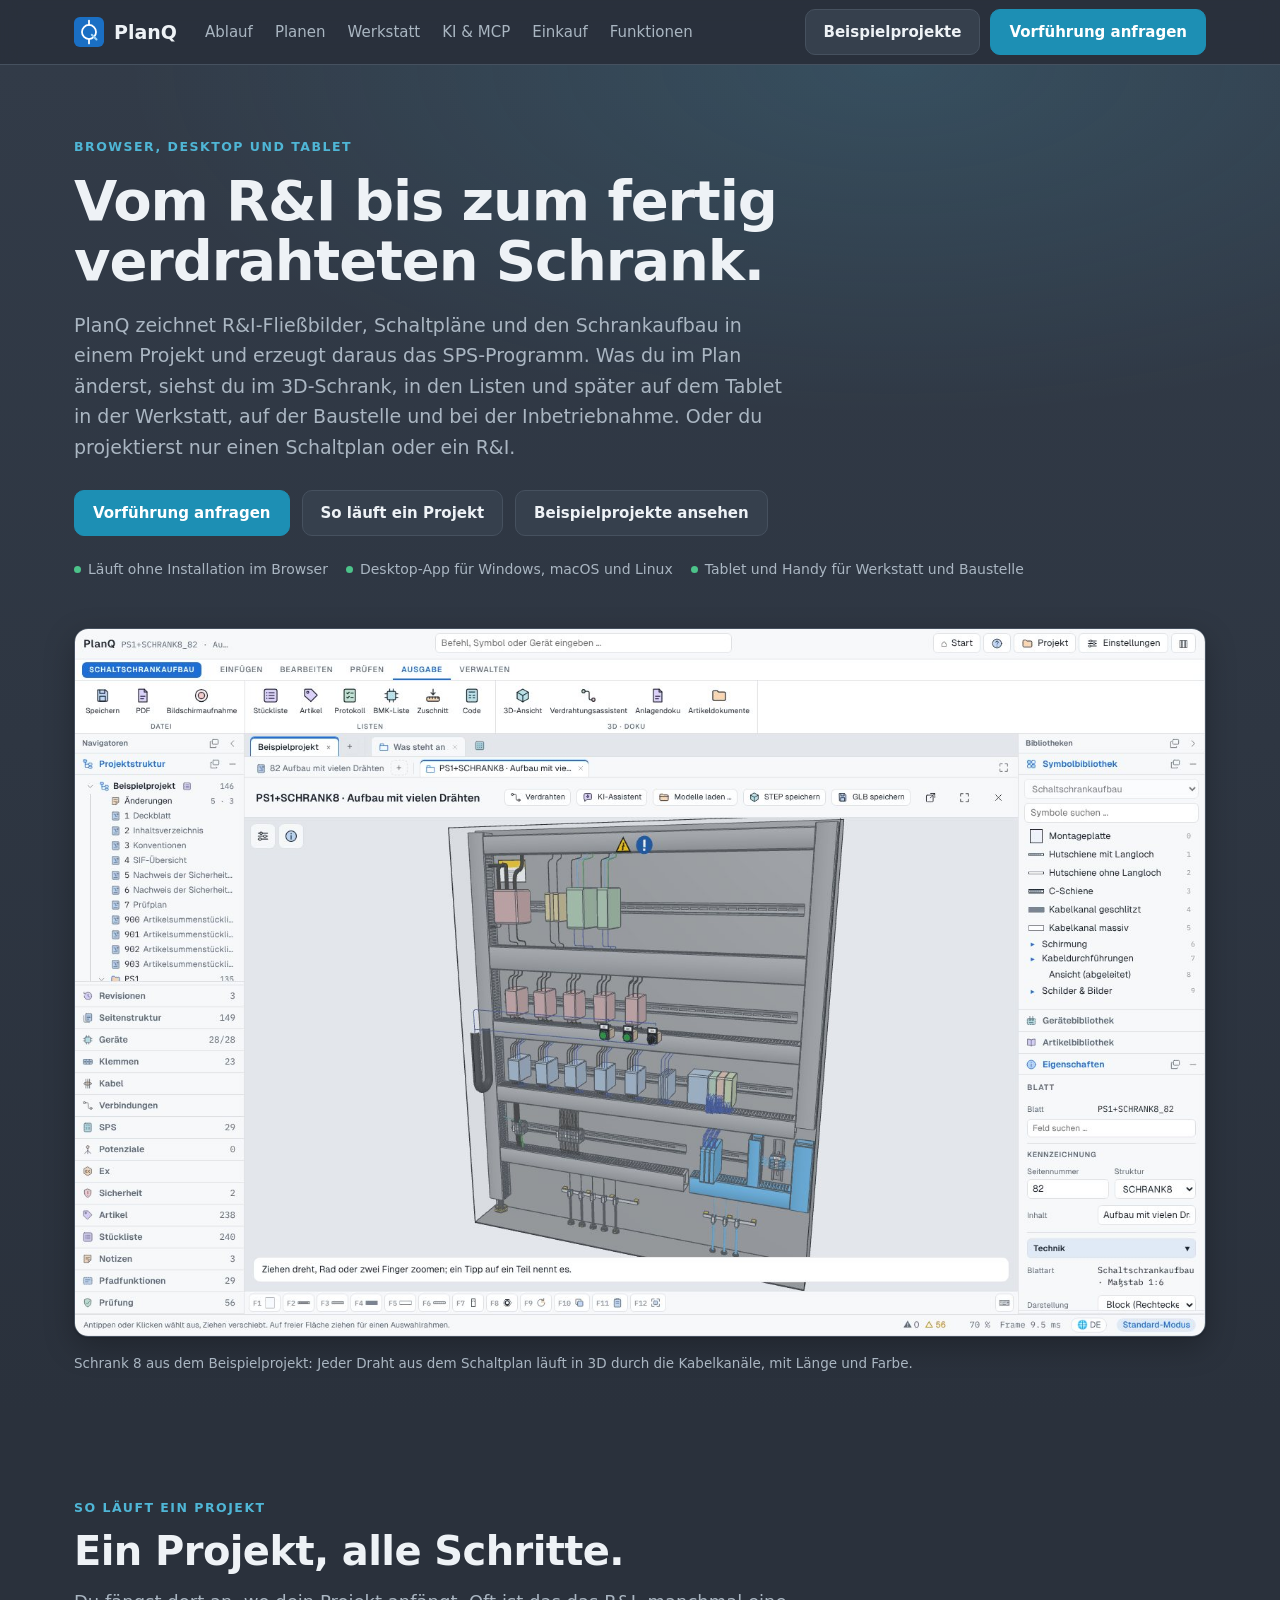
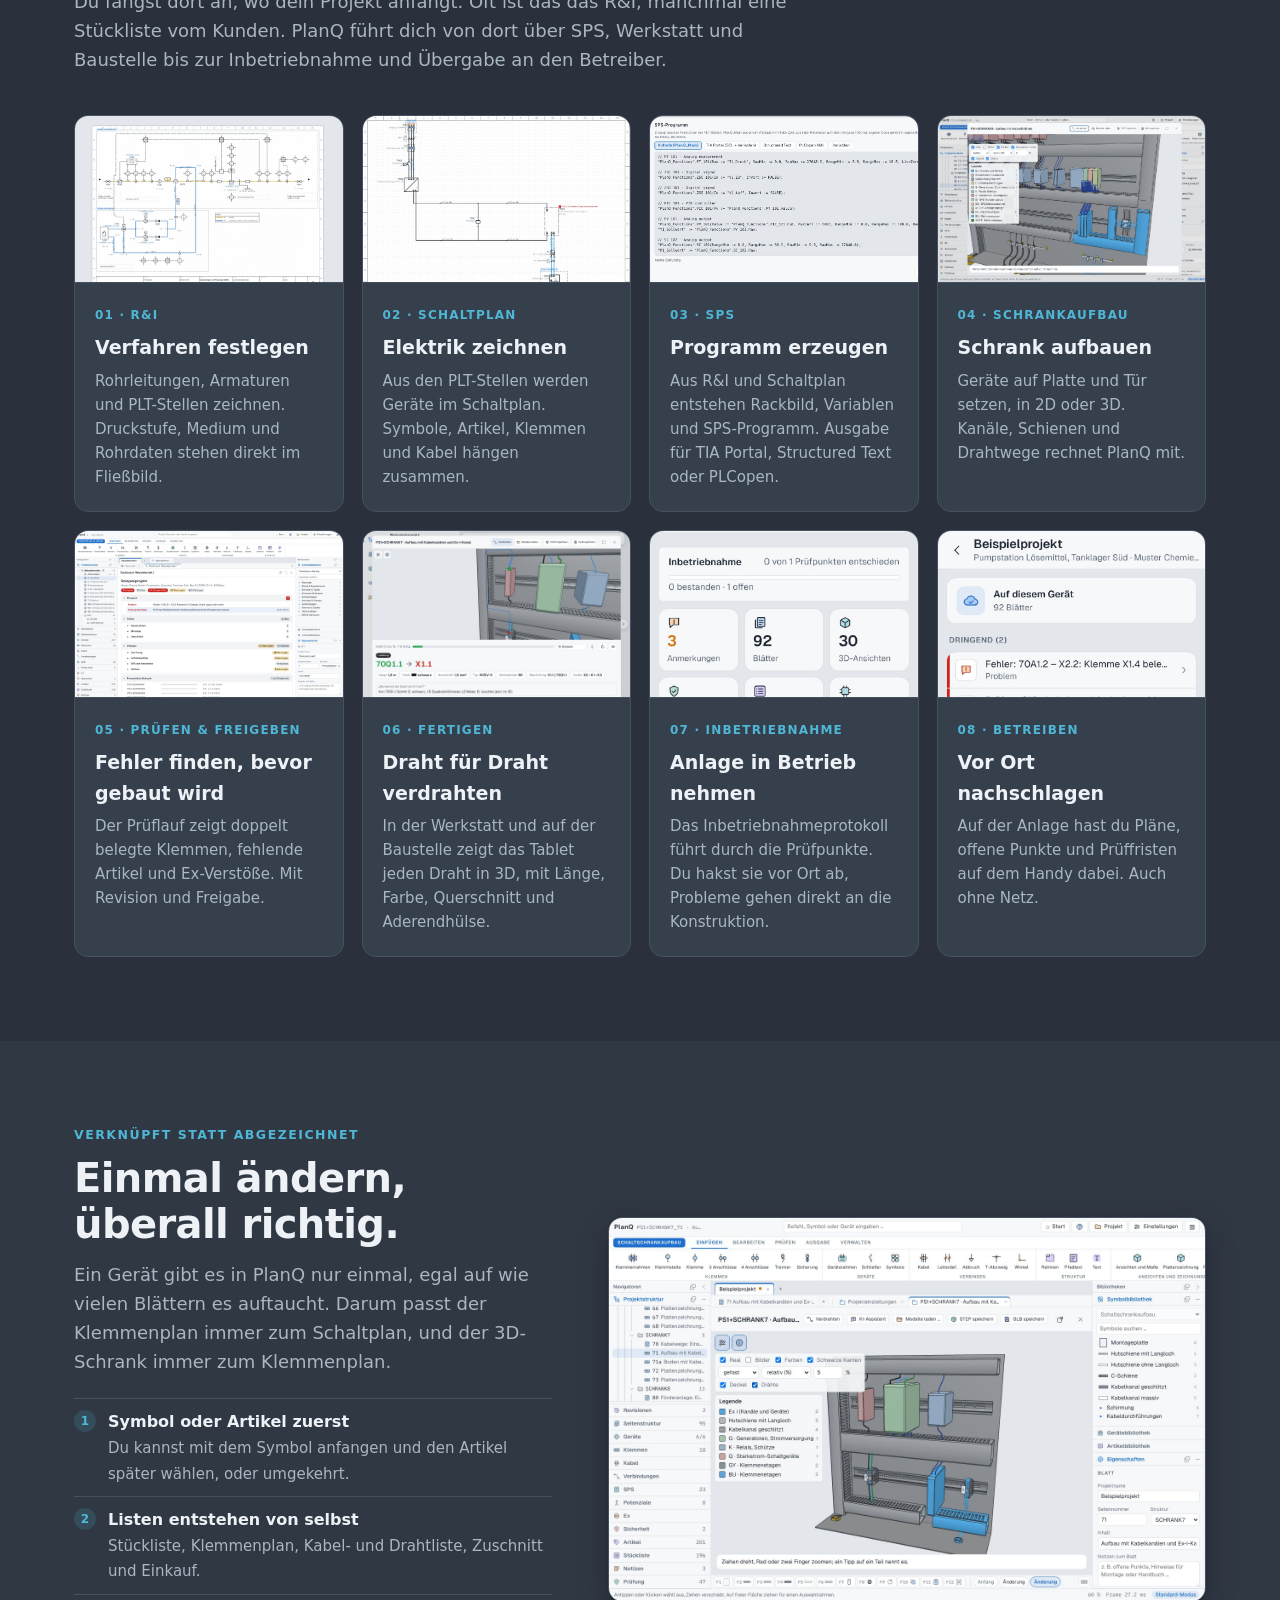
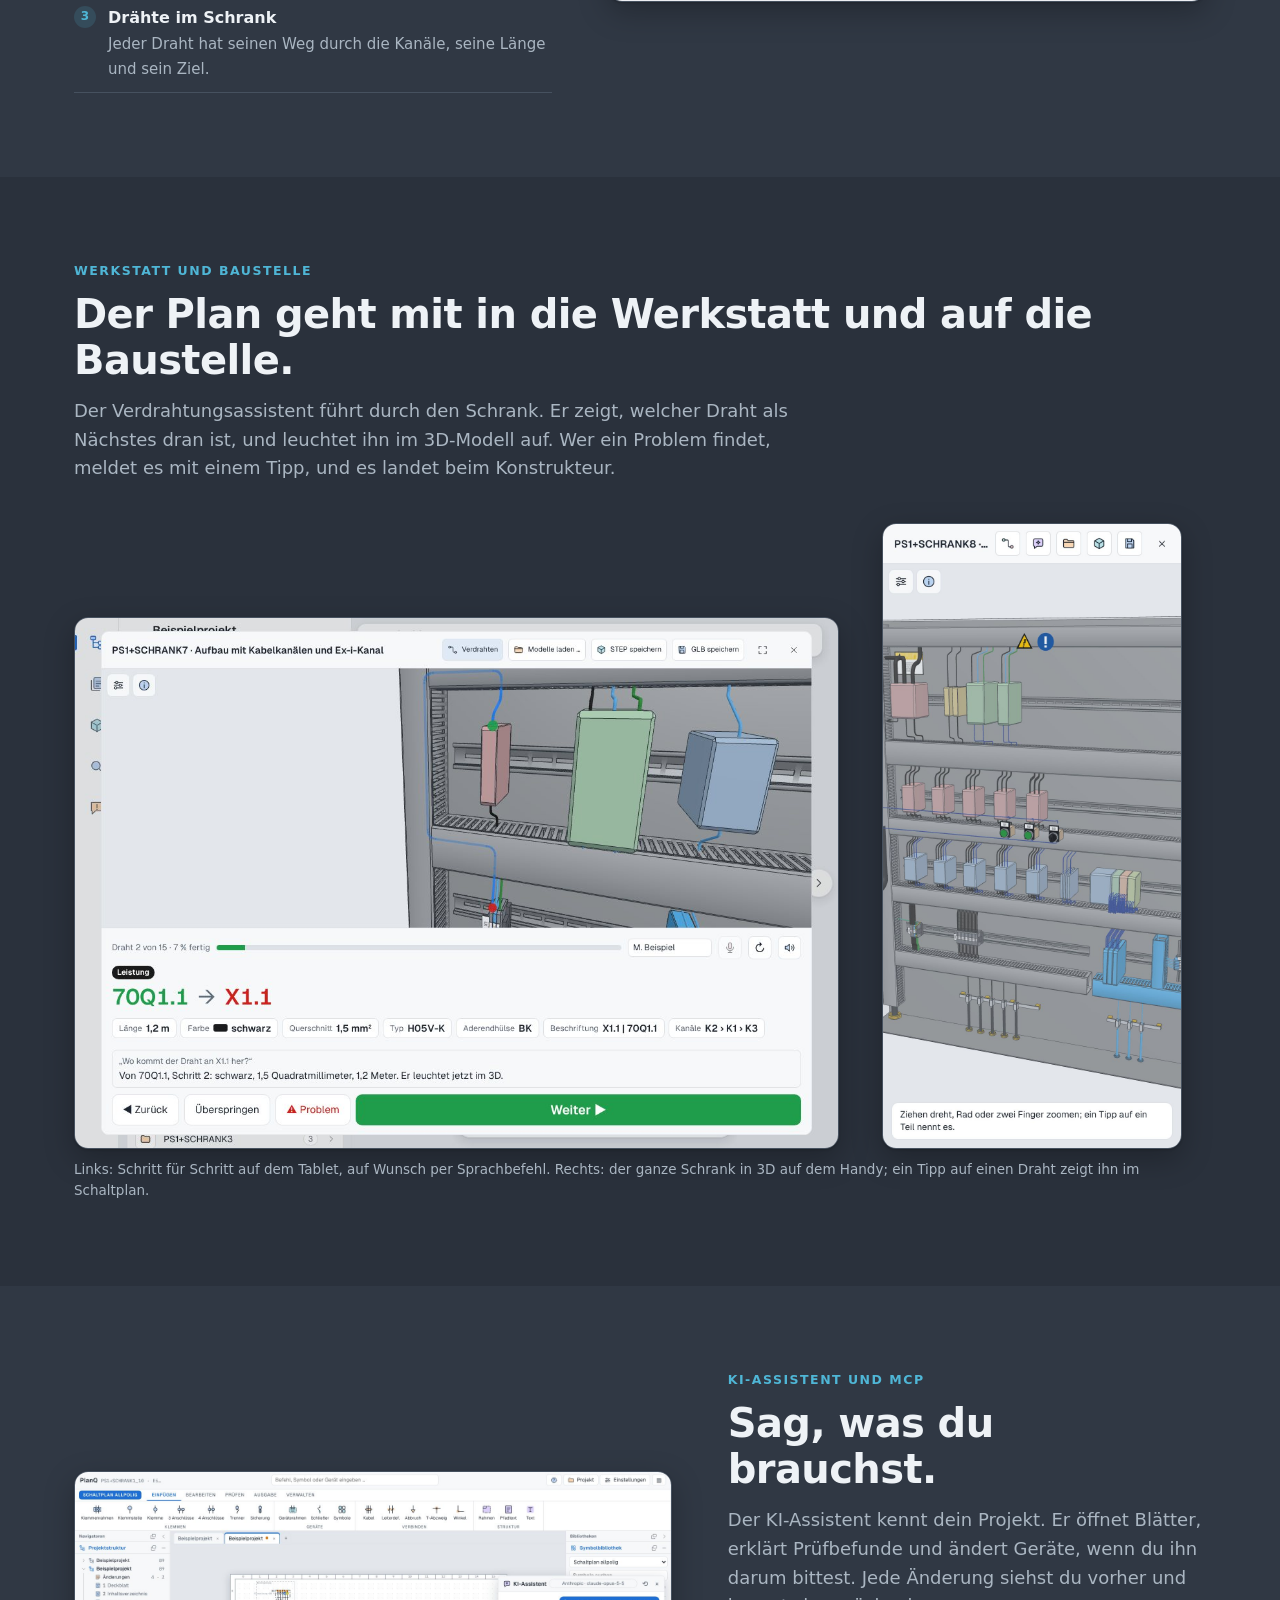
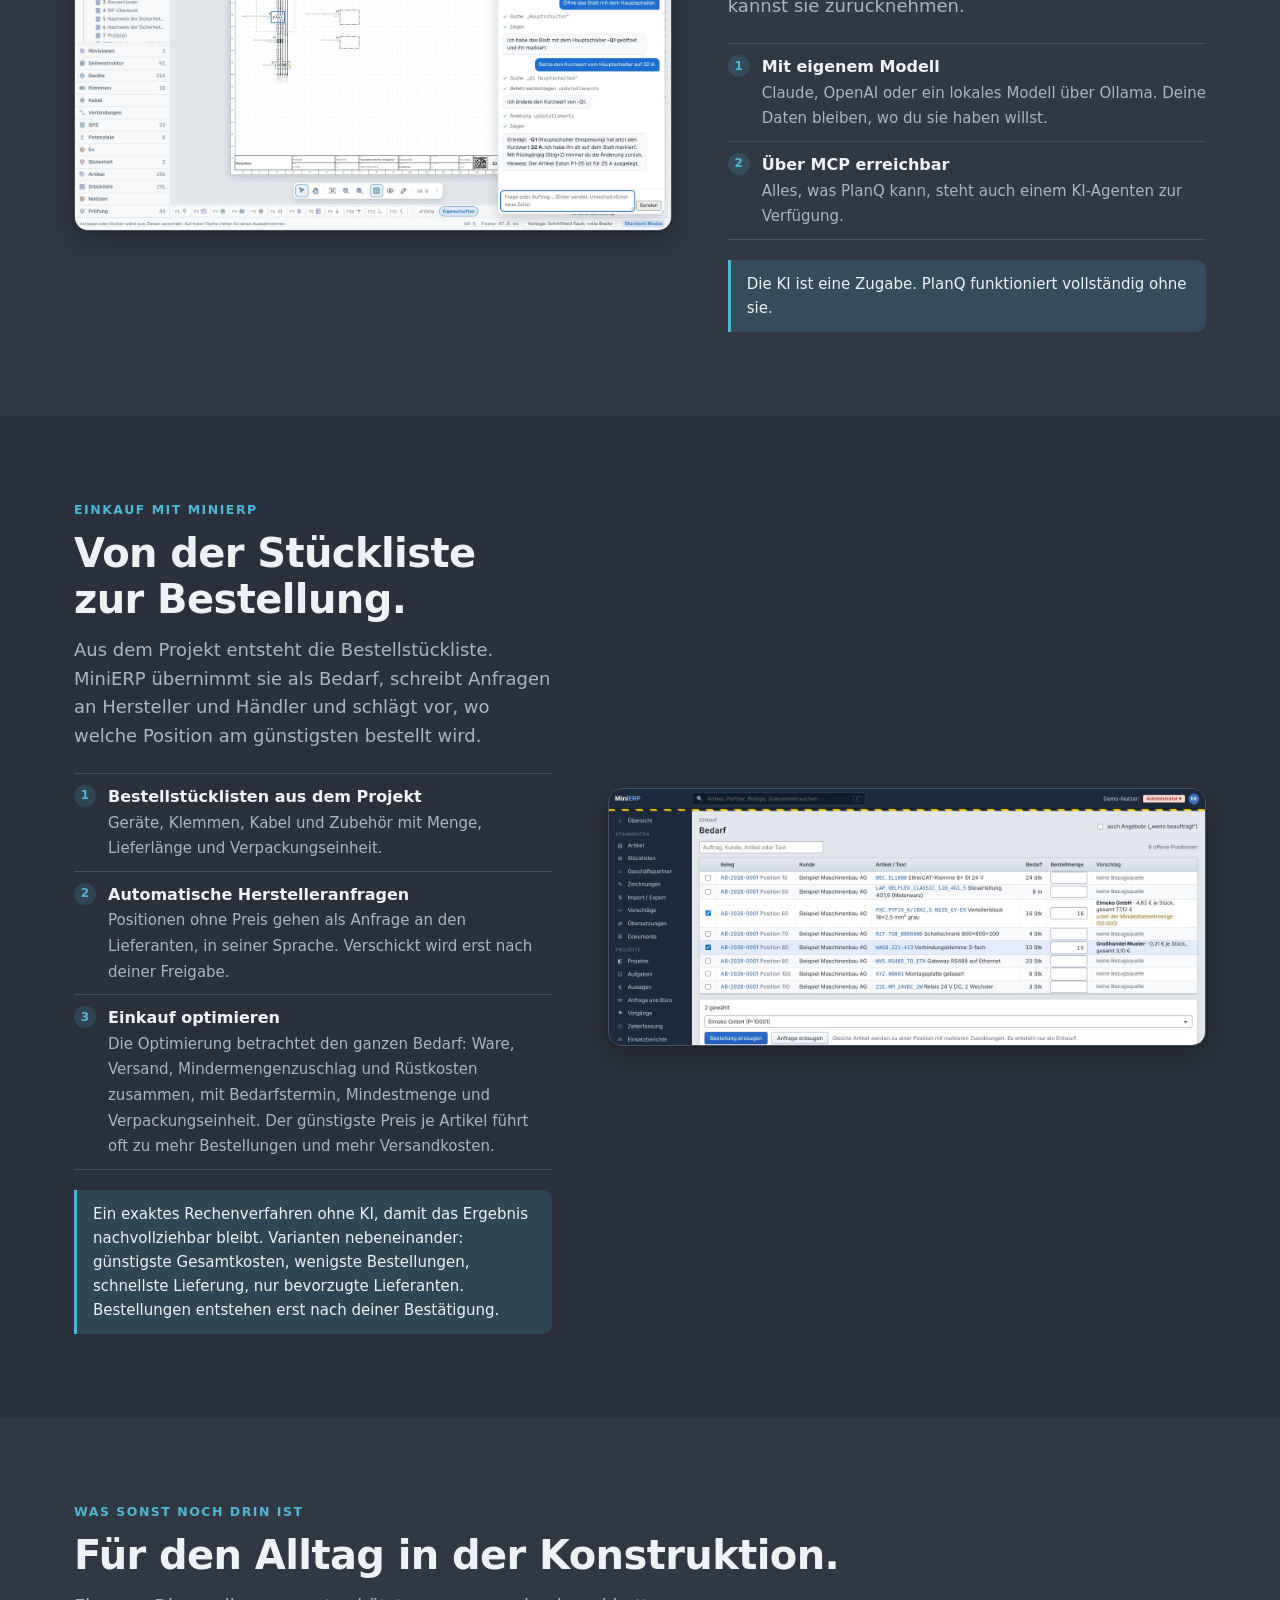
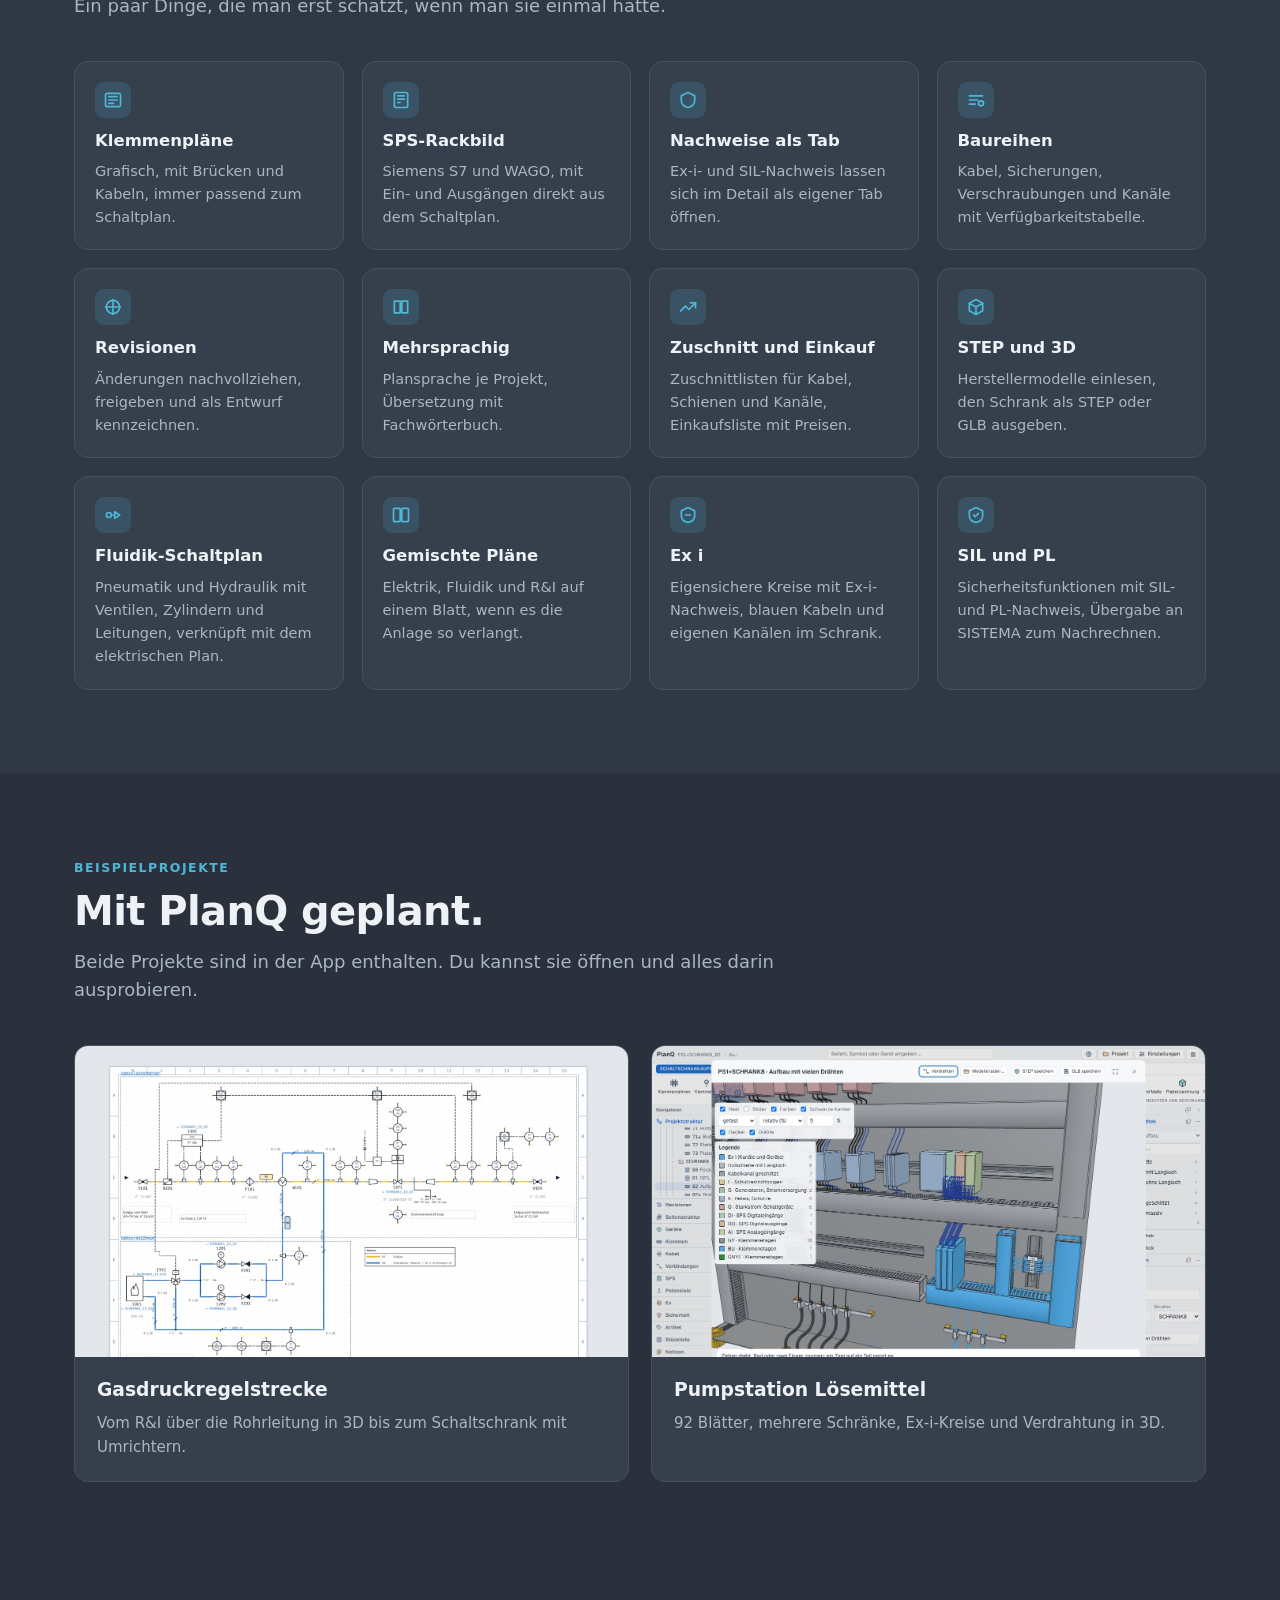
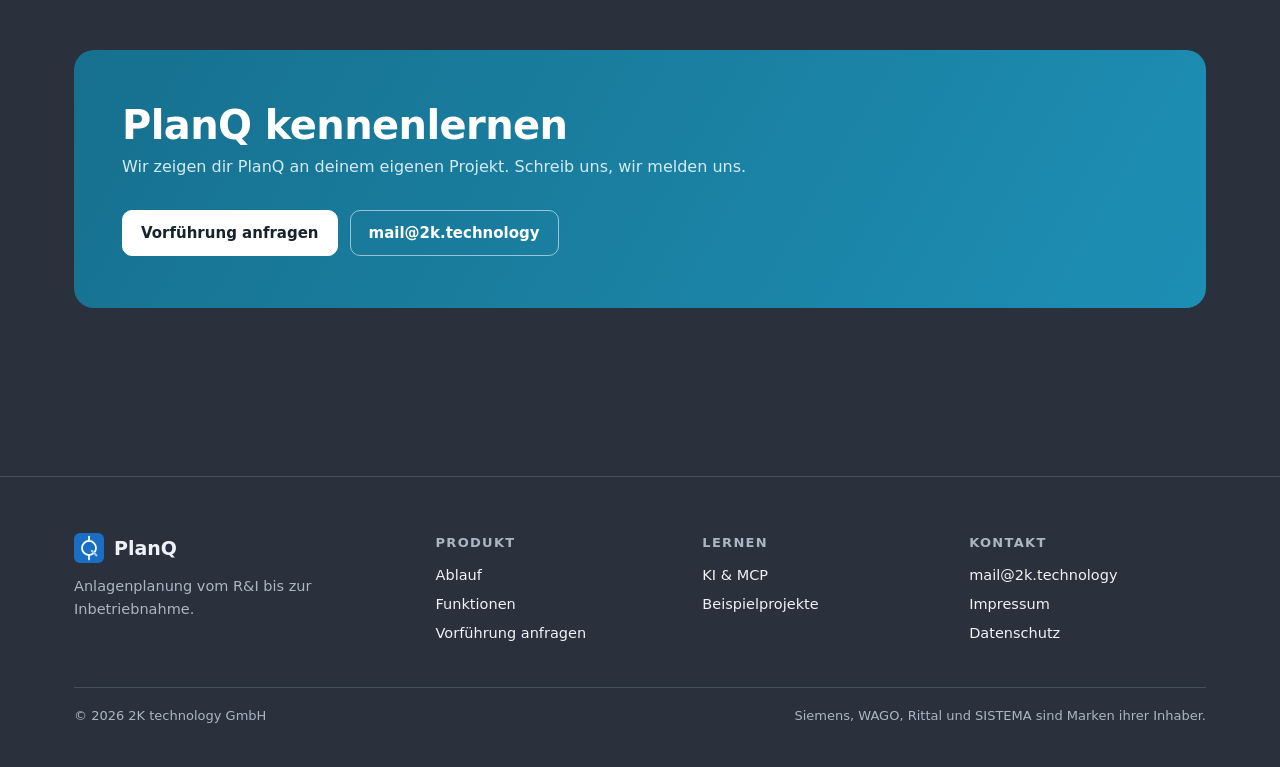
<file: index.html>
<!doctype html>
<html lang="de" style="color-scheme:dark">
<head>
<meta charset="utf-8">
<meta name="viewport" content="width=device-width, initial-scale=1">
<title>PlanQ</title>
<meta name="description" content="PlanQ plant Anlagen vom R&amp;I über Schaltplan und Schrankaufbau bis zur Verdrahtung in der Werkstatt. Im Browser, auf dem Desktop und auf dem Tablet.">
<meta name="theme-color" content="#2a313c">
<link rel="icon" href="img/icon.svg" type="image/svg+xml">
<link rel="apple-touch-icon" href="img/apple-touch-icon.png">
<link rel="stylesheet" href="style.css">
</head>
<body>
<a class="skip" href="#inhalt">Zum Inhalt springen</a>

<header>
  <div class="wrap nav">
    <a class="brand" href="#"><img src="img/icon.svg" alt="">PlanQ</a>
    <ul>
      <li><a href="#ablauf">Ablauf</a></li>
      <li><a href="#planen">Planen</a></li>
      <li><a href="#werkstatt">Werkstatt</a></li>
      <li><a href="#ki">KI &amp; MCP</a></li>
      <li><a href="#einkauf">Einkauf</a></li>
      <li><a href="#funktionen">Funktionen</a></li>
    </ul>
    <div class="btns">
      <a class="btn" href="#beispiele">Beispielprojekte</a>
      <a class="btn primary" href="mailto:mail@2k.technology?subject=PlanQ%20Vorf%C3%BChrung">Vorführung anfragen</a>
    </div>
  </div>
</header>

<main id="inhalt">

<div class="hero">
  <div class="wrap">
    <div class="eyebrow">Browser, Desktop und Tablet</div>
    <h1>Vom R&amp;I bis zum fertig verdrahteten Schrank.</h1>
    <p class="lead">PlanQ zeichnet R&amp;I-Fließbilder, Schaltpläne und den Schrankaufbau in einem Projekt und erzeugt daraus das SPS-Programm. Was du im Plan änderst, siehst du im 3D-Schrank, in den Listen und später auf dem Tablet in der Werkstatt, auf der Baustelle und bei der Inbetriebnahme. Oder du projektierst nur einen Schaltplan oder ein R&amp;I.</p>
    <div class="cta">
      <a class="btn primary" href="mailto:mail@2k.technology?subject=PlanQ%20Vorf%C3%BChrung">Vorführung anfragen</a>
      <a class="btn" href="#ablauf">So läuft ein Projekt</a>
      <a class="btn" href="#beispiele">Beispielprojekte ansehen</a>
    </div>
    <div class="meta"><span>Läuft ohne Installation im Browser</span><span>Desktop-App für Windows, macOS und Linux</span><span>Tablet und Handy für Werkstatt und Baustelle</span></div>
    <figure class="shot" style="margin-left:0;margin-right:0">
      <img src="img/hero-3d-schrank8.jpg" alt="PlanQ mit dem Schrankaufbau von Schrank 8 in der 3D-Ansicht, verdrahtet durch die Kabelkanäle, links die Projektstruktur, rechts die Bibliotheken" width="1600" height="1000">
    </figure>
    <div class="caption">Schrank 8 aus dem Beispielprojekt: Jeder Draht aus dem Schaltplan läuft in 3D durch die Kabelkanäle, mit Länge und Farbe.</div>
  </div>
</div>

<section id="ablauf">
  <div class="wrap">
    <div class="eyebrow">So läuft ein Projekt</div>
    <h2>Ein Projekt, alle Schritte.</h2>
    <p class="intro">Du fängst dort an, wo dein Projekt anfängt. Oft ist das das R&amp;I, manchmal eine Stückliste vom Kunden. PlanQ führt dich von dort über SPS, Werkstatt und Baustelle bis zur Inbetriebnahme und Übergabe an den Betreiber.</p>
    <div class="steps">
      <article class="step"><img src="img/ri-gesamt.jpg" alt="R&amp;I-Fließbild der Gasdruckregelstrecke" loading="lazy">
        <div class="body"><span class="num">01 · R&amp;I</span><h3>Verfahren festlegen</h3><p>Rohrleitungen, Armaturen und PLT-Stellen zeichnen. Druckstufe, Medium und Rohrdaten stehen direkt im Fließbild.</p></div></article>
      <article class="step"><img src="img/schaltplan-blatt70.jpg" alt="Schaltplanblatt mit Netzteil und Klemmen" loading="lazy">
        <div class="body"><span class="num">02 · Schaltplan</span><h3>Elektrik zeichnen</h3><p>Aus den PLT-Stellen werden Geräte im Schaltplan. Symbole, Artikel, Klemmen und Kabel hängen zusammen.</p></div></article>
      <article class="step"><img src="img/sps-programm.jpg" alt="SPS-Programm aus den PLT-Stellen, Ausgabe für TIA Portal" loading="lazy">
        <div class="body"><span class="num">03 · SPS</span><h3>Programm erzeugen</h3><p>Aus R&amp;I und Schaltplan entstehen Rackbild, Variablen und SPS-Programm. Ausgabe für TIA Portal, Structured Text oder PLCopen.</p></div></article>
      <article class="step"><img src="img/aufbau-3d-schrank8.jpg" alt="Schrankaufbau in 3D mit Kabelkanälen und Klemmen" loading="lazy">
        <div class="body"><span class="num">04 · Schrankaufbau</span><h3>Schrank aufbauen</h3><p>Geräte auf Platte und Tür setzen, in 2D oder 3D. Kanäle, Schienen und Drahtwege rechnet PlanQ mit.</p></div></article>
      <article class="step"><img src="img/dashboard.jpg" alt="Projekt-Dashboard mit Prüfbefunden und Fortschritt" loading="lazy">
        <div class="body"><span class="num">05 · Prüfen &amp; Freigeben</span><h3>Fehler finden, bevor gebaut wird</h3><p>Der Prüflauf zeigt doppelt belegte Klemmen, fehlende Artikel und Ex-Verstöße. Mit Revision und Freigabe.</p></div></article>
      <article class="step"><img src="img/verdrahten-tablet.jpg" alt="Verdrahtungsassistent auf dem Tablet" loading="lazy">
        <div class="body"><span class="num">06 · Fertigen</span><h3>Draht für Draht verdrahten</h3><p>In der Werkstatt und auf der Baustelle zeigt das Tablet jeden Draht in 3D, mit Länge, Farbe, Querschnitt und Aderendhülse.</p></div></article>
      <article class="step"><img src="img/inbetriebnahme-handy.jpg" alt="Fortschritt der Inbetriebnahme auf dem Handy" loading="lazy">
        <div class="body"><span class="num">07 · Inbetriebnahme</span><h3>Anlage in Betrieb nehmen</h3><p>Das Inbetriebnahmeprotokoll führt durch die Prüfpunkte. Du hakst sie vor Ort ab, Probleme gehen direkt an die Konstruktion.</p></div></article>
      <article class="step"><img src="img/handy-start.jpg" alt="PlanQ auf dem Handy mit offenen Punkten" loading="lazy" style="object-position:top center">
        <div class="body"><span class="num">08 · Betreiben</span><h3>Vor Ort nachschlagen</h3><p>Auf der Anlage hast du Pläne, offene Punkte und Prüffristen auf dem Handy dabei. Auch ohne Netz.</p></div></article>
    </div>
  </div>
</section>

<section id="planen" class="alt">
  <div class="wrap split">
    <div class="text">
      <div class="eyebrow">Verknüpft statt abgezeichnet</div>
      <h2>Einmal ändern, überall richtig.</h2>
      <p class="intro" style="margin-bottom:0">Ein Gerät gibt es in PlanQ nur einmal, egal auf wie vielen Blättern es auftaucht. Darum passt der Klemmenplan immer zum Schaltplan, und der 3D-Schrank immer zum Klemmenplan.</p>
      <ol class="list">
        <li><b>Symbol oder Artikel zuerst</b><span>Du kannst mit dem Symbol anfangen und den Artikel später wählen, oder umgekehrt.</span></li>
        <li><b>Listen entstehen von selbst</b><span>Stückliste, Klemmenplan, Kabel- und Drahtliste, Zuschnitt und Einkauf.</span></li>
        <li><b>Drähte im Schrank</b><span>Jeder Draht hat seinen Weg durch die Kanäle, seine Länge und sein Ziel.</span></li>
      </ol>
    </div>
    <figure class="shot" style="margin:0"><img src="img/draehte-3d.jpg" alt="3D-Ansicht eines Schranks mit eingeblendeten Drähten" loading="lazy"></figure>
  </div>
</section>

<section id="werkstatt">
  <div class="wrap">
    <div class="eyebrow">Werkstatt und Baustelle</div>
    <h2>Der Plan geht mit in die Werkstatt und auf die Baustelle.</h2>
    <p class="intro">Der Verdrahtungsassistent führt durch den Schrank. Er zeigt, welcher Draht als Nächstes dran ist, und leuchtet ihn im 3D-Modell auf. Wer ein Problem findet, meldet es mit einem Tipp, und es landet beim Konstrukteur.</p>
    <div class="devices">
      <figure class="shot" style="margin:0"><img src="img/verdrahten-tablet.jpg" alt="Verdrahtungsassistent auf dem Tablet mit Draht 70Q1.1 nach X1.1" loading="lazy"></figure>
      <figure class="shot" style="margin:0;max-width:300px;justify-self:center"><img src="img/handy-3d.jpg" alt="Verdrahteter Schrank in der 3D-Ansicht auf dem Handy" loading="lazy"></figure>
    </div>
    <div class="caption">Links: Schritt für Schritt auf dem Tablet, auf Wunsch per Sprachbefehl. Rechts: der ganze Schrank in 3D auf dem Handy; ein Tipp auf einen Draht zeigt ihn im Schaltplan.</div>
  </div>
</section>

<section id="ki" class="alt">
  <div class="wrap split rev">
    <div class="text">
      <div class="eyebrow">KI-Assistent und MCP</div>
      <h2>Sag, was du brauchst.</h2>
      <p class="intro" style="margin-bottom:0">Der KI-Assistent kennt dein Projekt. Er öffnet Blätter, erklärt Prüfbefunde und ändert Geräte, wenn du ihn darum bittest. Jede Änderung siehst du vorher und kannst sie zurücknehmen.</p>
      <ol class="list">
        <li><b>Mit eigenem Modell</b><span>Claude, OpenAI oder ein lokales Modell über Ollama. Deine Daten bleiben, wo du sie haben willst.</span></li>
        <li><b>Über MCP erreichbar</b><span>Alles, was PlanQ kann, steht auch einem KI-Agenten zur Verfügung.</span></li>
      </ol>
      <div class="note">Die KI ist eine Zugabe. PlanQ funktioniert vollständig ohne sie.</div>
    </div>
    <figure class="shot" style="margin:0"><img src="img/ki-chat.jpg" alt="KI-Assistent setzt den Kurzwert des Hauptschalters auf 32 A" loading="lazy"></figure>
  </div>
</section>

<section id="einkauf">
  <div class="wrap split">
    <div class="text">
      <div class="eyebrow">Einkauf mit MiniERP</div>
      <h2>Von der Stückliste zur Bestellung.</h2>
      <p class="intro" style="margin-bottom:0">Aus dem Projekt entsteht die Bestellstückliste. MiniERP übernimmt sie als Bedarf, schreibt Anfragen an Hersteller und Händler und schlägt vor, wo welche Position am günstigsten bestellt wird.</p>
      <ol class="list">
        <li><b>Bestellstücklisten aus dem Projekt</b><span>Geräte, Klemmen, Kabel und Zubehör mit Menge, Lieferlänge und Verpackungseinheit.</span></li>
        <li><b>Automatische Herstelleranfragen</b><span>Positionen ohne Preis gehen als Anfrage an den Lieferanten, in seiner Sprache. Verschickt wird erst nach deiner Freigabe.</span></li>
        <li><b>Einkauf optimieren</b><span>Die Optimierung betrachtet den ganzen Bedarf: Ware, Versand, Mindermengenzuschlag und Rüstkosten zusammen, mit Bedarfstermin, Mindestmenge und Verpackungseinheit. Der günstigste Preis je Artikel führt oft zu mehr Bestellungen und mehr Versandkosten.</span></li>
      </ol>
      <div class="note">Ein exaktes Rechenverfahren ohne KI, damit das Ergebnis nachvollziehbar bleibt. Varianten nebeneinander: günstigste Gesamtkosten, wenigste Bestellungen, schnellste Lieferung, nur bevorzugte Lieferanten. Bestellungen entstehen erst nach deiner Bestätigung.</div>
    </div>
    <figure class="shot" style="margin:0"><img src="img/minierp-bedarf.jpg" alt="Bedarfsliste in MiniERP mit Bestellmengen und Lieferantenvorschlägen aus einem Auftrag" loading="lazy"></figure>
  </div>
</section>

<section id="funktionen" class="alt">
  <div class="wrap">
    <div class="eyebrow">Was sonst noch drin ist</div>
    <h2>Für den Alltag in der Konstruktion.</h2>
    <p class="intro">Ein paar Dinge, die man erst schätzt, wenn man sie einmal hatte.</p>
    <div class="grid">
      <div class="tile"><div class="ico"><svg viewBox="0 0 24 24"><rect x="3" y="4" width="18" height="16" rx="2"/><path d="M7 8h10M7 12h10M7 16h6"/></svg></div><h3>Klemmenpläne</h3><p>Grafisch, mit Brücken und Kabeln, immer passend zum Schaltplan.</p></div>
      <div class="tile"><div class="ico"><svg viewBox="0 0 24 24"><rect x="4" y="3" width="16" height="18" rx="2"/><path d="M8 7h8M8 11h8M8 15h3"/></svg></div><h3>SPS-Rackbild</h3><p>Siemens S7 und WAGO, mit Ein- und Ausgängen direkt aus dem Schaltplan.</p></div>
      <div class="tile"><div class="ico"><svg viewBox="0 0 24 24"><path d="M12 3l8 4v6c0 4-3.5 7-8 8-4.5-1-8-4-8-8V7z"/></svg></div><h3>Nachweise als Tab</h3><p>Ex-i- und SIL-Nachweis lassen sich im Detail als eigener Tab öffnen.</p></div>
      <div class="tile"><div class="ico"><svg viewBox="0 0 24 24"><path d="M4 7h16M4 12h10M4 17h7"/><circle cx="18" cy="16" r="3"/></svg></div><h3>Baureihen</h3><p>Kabel, Sicherungen, Verschraubungen und Kanäle mit Verfügbarkeitstabelle.</p></div>
      <div class="tile"><div class="ico"><svg viewBox="0 0 24 24"><path d="M12 3v18M3 12h18"/><circle cx="12" cy="12" r="8"/></svg></div><h3>Revisionen</h3><p>Änderungen nachvollziehen, freigeben und als Entwurf kennzeichnen.</p></div>
      <div class="tile"><div class="ico"><svg viewBox="0 0 24 24"><path d="M4 5h7v14H4zM13 5h7v14h-7z"/></svg></div><h3>Mehrsprachig</h3><p>Plansprache je Projekt, Übersetzung mit Fachwörterbuch.</p></div>
      <div class="tile"><div class="ico"><svg viewBox="0 0 24 24"><path d="M3 17l6-6 4 4 8-8"/><path d="M15 7h6v6"/></svg></div><h3>Zuschnitt und Einkauf</h3><p>Zuschnittlisten für Kabel, Schienen und Kanäle, Einkaufsliste mit Preisen.</p></div>
      <div class="tile"><div class="ico"><svg viewBox="0 0 24 24"><path d="M12 3l8 4.5v9L12 21l-8-4.5v-9z"/><path d="M12 12l8-4.5M12 12v9M12 12L4 7.5"/></svg></div><h3>STEP und 3D</h3><p>Herstellermodelle einlesen, den Schrank als STEP oder GLB ausgeben.</p></div>
      <div class="tile"><div class="ico"><svg viewBox="0 0 24 24"><circle cx="7" cy="12" r="3"/><path d="M10 12h4M14 8v8l6-4z"/></svg></div><h3>Fluidik-Schaltplan</h3><p>Pneumatik und Hydraulik mit Ventilen, Zylindern und Leitungen, verknüpft mit dem elektrischen Plan.</p></div>
      <div class="tile"><div class="ico"><svg viewBox="0 0 24 24"><rect x="3" y="4" width="8" height="16" rx="1"/><rect x="13" y="4" width="8" height="16" rx="1"/><path d="M11 12h2"/></svg></div><h3>Gemischte Pläne</h3><p>Elektrik, Fluidik und R&amp;I auf einem Blatt, wenn es die Anlage so verlangt.</p></div>
      <div class="tile"><div class="ico"><svg viewBox="0 0 24 24"><path d="M12 3l8 4v6c0 4-3.5 7-8 8-4.5-1-8-4-8-8V7z"/><path d="M9 12h6"/></svg></div><h3>Ex i</h3><p>Eigensichere Kreise mit Ex-i-Nachweis, blauen Kabeln und eigenen Kanälen im Schrank.</p></div>
      <div class="tile"><div class="ico"><svg viewBox="0 0 24 24"><path d="M12 3l8 4v6c0 4-3.5 7-8 8-4.5-1-8-4-8-8V7z"/><path d="M9 12l2 2 4-4"/></svg></div><h3>SIL und PL</h3><p>Sicherheitsfunktionen mit SIL- und PL-Nachweis, Übergabe an SISTEMA zum Nachrechnen.</p></div>
    </div>
  </div>
</section>

<section id="beispiele">
  <div class="wrap">
    <div class="eyebrow">Beispielprojekte</div>
    <h2>Mit PlanQ geplant.</h2>
    <p class="intro">Beide Projekte sind in der App enthalten. Du kannst sie öffnen und alles darin ausprobieren.</p>
    <div class="examples">
      <article class="example"><img src="img/ri-gesamt.jpg" alt="R&amp;I der Gasdruckregelstrecke" loading="lazy">
        <div class="body"><h3>Gasdruckregelstrecke</h3><p>Vom R&amp;I über die Rohrleitung in 3D bis zum Schaltschrank mit Umrichtern.</p></div></article>
      <article class="example"><img src="img/aufbau-3d-schrank8.jpg" alt="Schrank der Pumpstation in 3D" loading="lazy">
        <div class="body"><h3>Pumpstation Lösemittel</h3><p>92 Blätter, mehrere Schränke, Ex-i-Kreise und Verdrahtung in 3D.</p></div></article>
    </div>
  </div>
</section>

<section>
  <div class="wrap">
    <div class="band">
      <div><h2>PlanQ kennenlernen</h2><p>Wir zeigen dir PlanQ an deinem eigenen Projekt. Schreib uns, wir melden uns.</p></div>
      <div class="cta"><a class="btn" href="mailto:mail@2k.technology?subject=PlanQ%20Vorf%C3%BChrung">Vorführung anfragen</a><a class="btn ghost" href="mailto:mail@2k.technology">mail@2k.technology</a></div>
    </div>
  </div>
</section>

</main>

<footer>
  <div class="wrap">
    <div class="foot">
      <div><a class="brand" href="#"><img src="img/icon.svg" alt="">PlanQ</a><p style="color:var(--muted);margin:12px 0 0;max-width:280px">Anlagenplanung vom R&amp;I bis zur Inbetriebnahme.</p></div>
      <div><h4>Produkt</h4><ul><li><a href="#ablauf">Ablauf</a></li><li><a href="#funktionen">Funktionen</a></li><li><a href="mailto:mail@2k.technology?subject=PlanQ%20Vorf%C3%BChrung">Vorführung anfragen</a></li></ul></div>
      <div><h4>Lernen</h4><ul><li><a href="#ki">KI &amp; MCP</a></li><li><a href="#beispiele">Beispielprojekte</a></li></ul></div>
      <div><h4>Kontakt</h4><ul><li><a href="mailto:mail@2k.technology">mail@2k.technology</a></li><li><a href="impressum.html">Impressum</a></li><li><a href="datenschutz.html">Datenschutz</a></li></ul></div>
    </div>
    <div class="small"><span>© 2026 2K technology GmbH</span><span>Siemens, WAGO, Rittal und SISTEMA sind Marken ihrer Inhaber.</span></div>
  </div>
</footer>
</body>
</html>
</file>
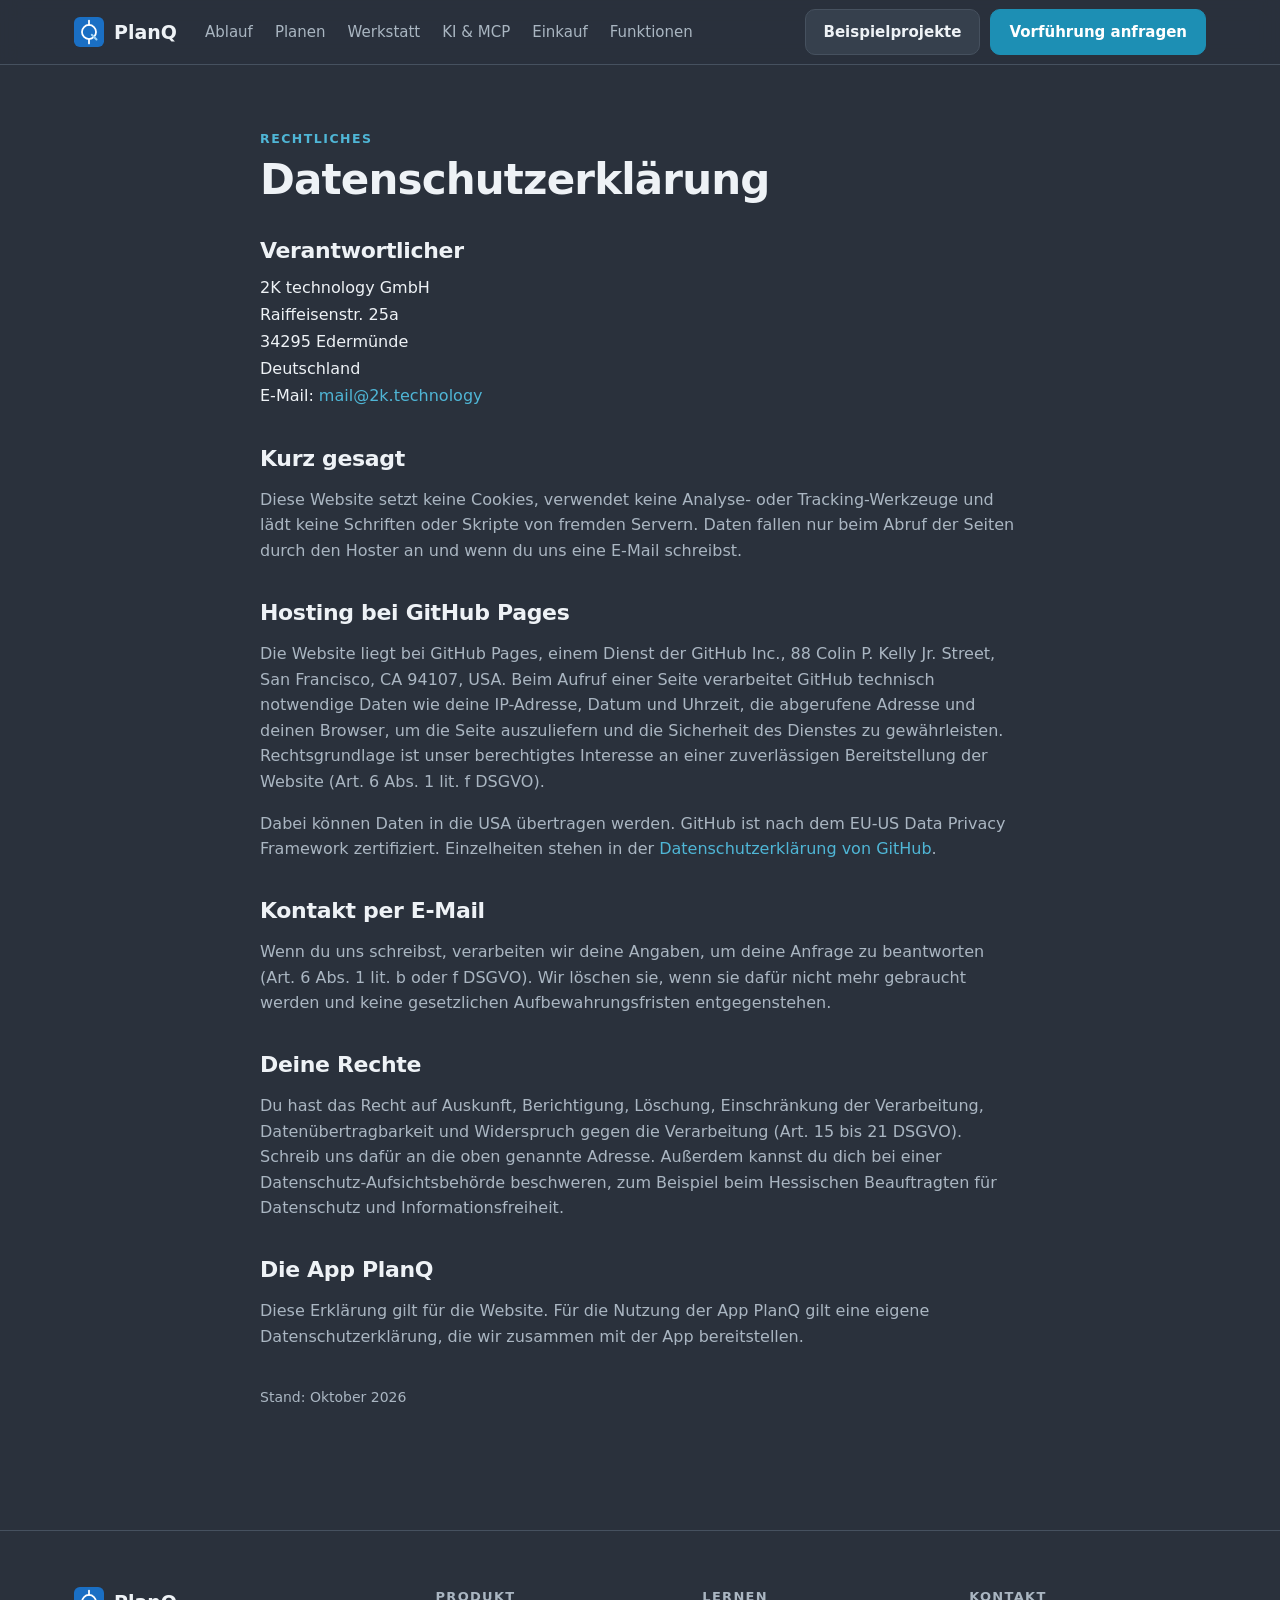
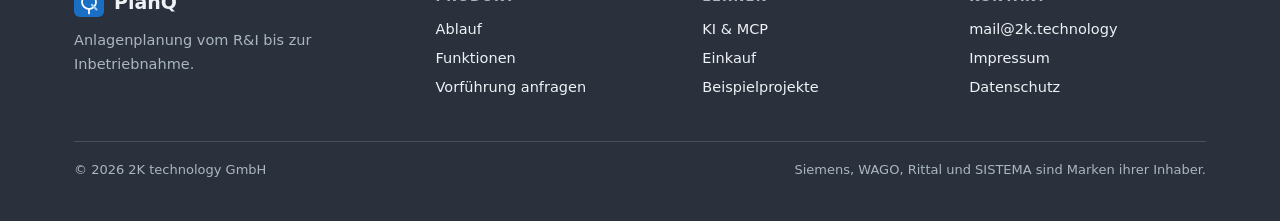
<file: datenschutz.html>
<!doctype html>
<html lang="de" style="color-scheme:dark">
<head>
<meta charset="utf-8">
<meta name="viewport" content="width=device-width, initial-scale=1">
<title>Datenschutz · PlanQ</title>
<meta name="description" content="Datenschutzerklärung für die Website von PlanQ.">
<meta name="theme-color" content="#2a313c">
<link rel="icon" href="img/icon.svg" type="image/svg+xml">
<link rel="apple-touch-icon" href="img/apple-touch-icon.png">
<link rel="stylesheet" href="style.css">
</head>
<body>
<a class="skip" href="#inhalt">Zum Inhalt springen</a>

<header>
  <div class="wrap nav">
    <a class="brand" href="index.html"><img src="img/icon.svg" alt="">PlanQ</a>
    <ul>
      <li><a href="index.html#ablauf">Ablauf</a></li>
      <li><a href="index.html#planen">Planen</a></li>
      <li><a href="index.html#werkstatt">Werkstatt</a></li>
      <li><a href="index.html#ki">KI &amp; MCP</a></li>
      <li><a href="index.html#einkauf">Einkauf</a></li>
      <li><a href="index.html#funktionen">Funktionen</a></li>
    </ul>
    <div class="btns">
      <a class="btn" href="index.html#beispiele">Beispielprojekte</a>
      <a class="btn primary" href="mailto:mail@2k.technology?subject=PlanQ%20Vorf%C3%BChrung">Vorführung anfragen</a>
    </div>
  </div>
</header>

<main id="inhalt">
<div class="wrap legal">
<div class="eyebrow">Rechtliches</div>
<h1>Datenschutzerklärung</h1>
<h2>Verantwortlicher</h2>
<address>2K technology GmbH<br>Raiffeisenstr. 25a<br>34295 Edermünde<br>Deutschland<br>E-Mail: <a href="mailto:mail@2k.technology">mail@2k.technology</a></address>
<h2>Kurz gesagt</h2>
<p>Diese Website setzt keine Cookies, verwendet keine Analyse- oder Tracking-Werkzeuge und lädt keine Schriften oder Skripte von fremden Servern. Daten fallen nur beim Abruf der Seiten durch den Hoster an und wenn du uns eine E-Mail schreibst.</p>
<h2>Hosting bei GitHub Pages</h2>
<p>Die Website liegt bei GitHub Pages, einem Dienst der GitHub Inc., 88 Colin P. Kelly Jr. Street, San Francisco, CA 94107, USA. Beim Aufruf einer Seite verarbeitet GitHub technisch notwendige Daten wie deine IP-Adresse, Datum und Uhrzeit, die abgerufene Adresse und deinen Browser, um die Seite auszuliefern und die Sicherheit des Dienstes zu gewährleisten. Rechtsgrundlage ist unser berechtigtes Interesse an einer zuverlässigen Bereitstellung der Website (Art. 6 Abs. 1 lit. f DSGVO).</p>
<p>Dabei können Daten in die USA übertragen werden. GitHub ist nach dem EU-US Data Privacy Framework zertifiziert. Einzelheiten stehen in der <a href="https://docs.github.com/de/site-policy/privacy-policies/github-general-privacy-statement">Datenschutzerklärung von GitHub</a>.</p>
<h2>Kontakt per E-Mail</h2>
<p>Wenn du uns schreibst, verarbeiten wir deine Angaben, um deine Anfrage zu beantworten (Art. 6 Abs. 1 lit. b oder f DSGVO). Wir löschen sie, wenn sie dafür nicht mehr gebraucht werden und keine gesetzlichen Aufbewahrungsfristen entgegenstehen.</p>
<h2>Deine Rechte</h2>
<p>Du hast das Recht auf Auskunft, Berichtigung, Löschung, Einschränkung der Verarbeitung, Datenübertragbarkeit und Widerspruch gegen die Verarbeitung (Art. 15 bis 21 DSGVO). Schreib uns dafür an die oben genannte Adresse. Außerdem kannst du dich bei einer Datenschutz-Aufsichtsbehörde beschweren, zum Beispiel beim Hessischen Beauftragten für Datenschutz und Informationsfreiheit.</p>
<h2>Die App PlanQ</h2>
<p>Diese Erklärung gilt für die Website. Für die Nutzung der App PlanQ gilt eine eigene Datenschutzerklärung, die wir zusammen mit der App bereitstellen.</p>
<p style="margin-top:36px;font-size:14px">Stand: Oktober 2026</p>
</div>
</main>

<footer>
  <div class="wrap">
    <div class="foot">
      <div><a class="brand" href="index.html"><img src="img/icon.svg" alt="">PlanQ</a><p style="color:var(--muted);margin:12px 0 0;max-width:280px">Anlagenplanung vom R&amp;I bis zur Inbetriebnahme.</p></div>
      <div><h4>Produkt</h4><ul><li><a href="index.html#ablauf">Ablauf</a></li><li><a href="index.html#funktionen">Funktionen</a></li><li><a href="mailto:mail@2k.technology?subject=PlanQ%20Vorf%C3%BChrung">Vorführung anfragen</a></li></ul></div>
      <div><h4>Lernen</h4><ul><li><a href="index.html#ki">KI &amp; MCP</a></li>
      <li><a href="index.html#einkauf">Einkauf</a></li><li><a href="index.html#beispiele">Beispielprojekte</a></li></ul></div>
      <div><h4>Kontakt</h4><ul><li><a href="mailto:mail@2k.technology">mail@2k.technology</a></li><li><a href="impressum.html">Impressum</a></li><li><a href="datenschutz.html">Datenschutz</a></li></ul></div>
    </div>
    <div class="small"><span>© 2026 2K technology GmbH</span><span>Siemens, WAGO, Rittal und SISTEMA sind Marken ihrer Inhaber.</span></div>
  </div>
</footer>
</body>
</html>
</file>
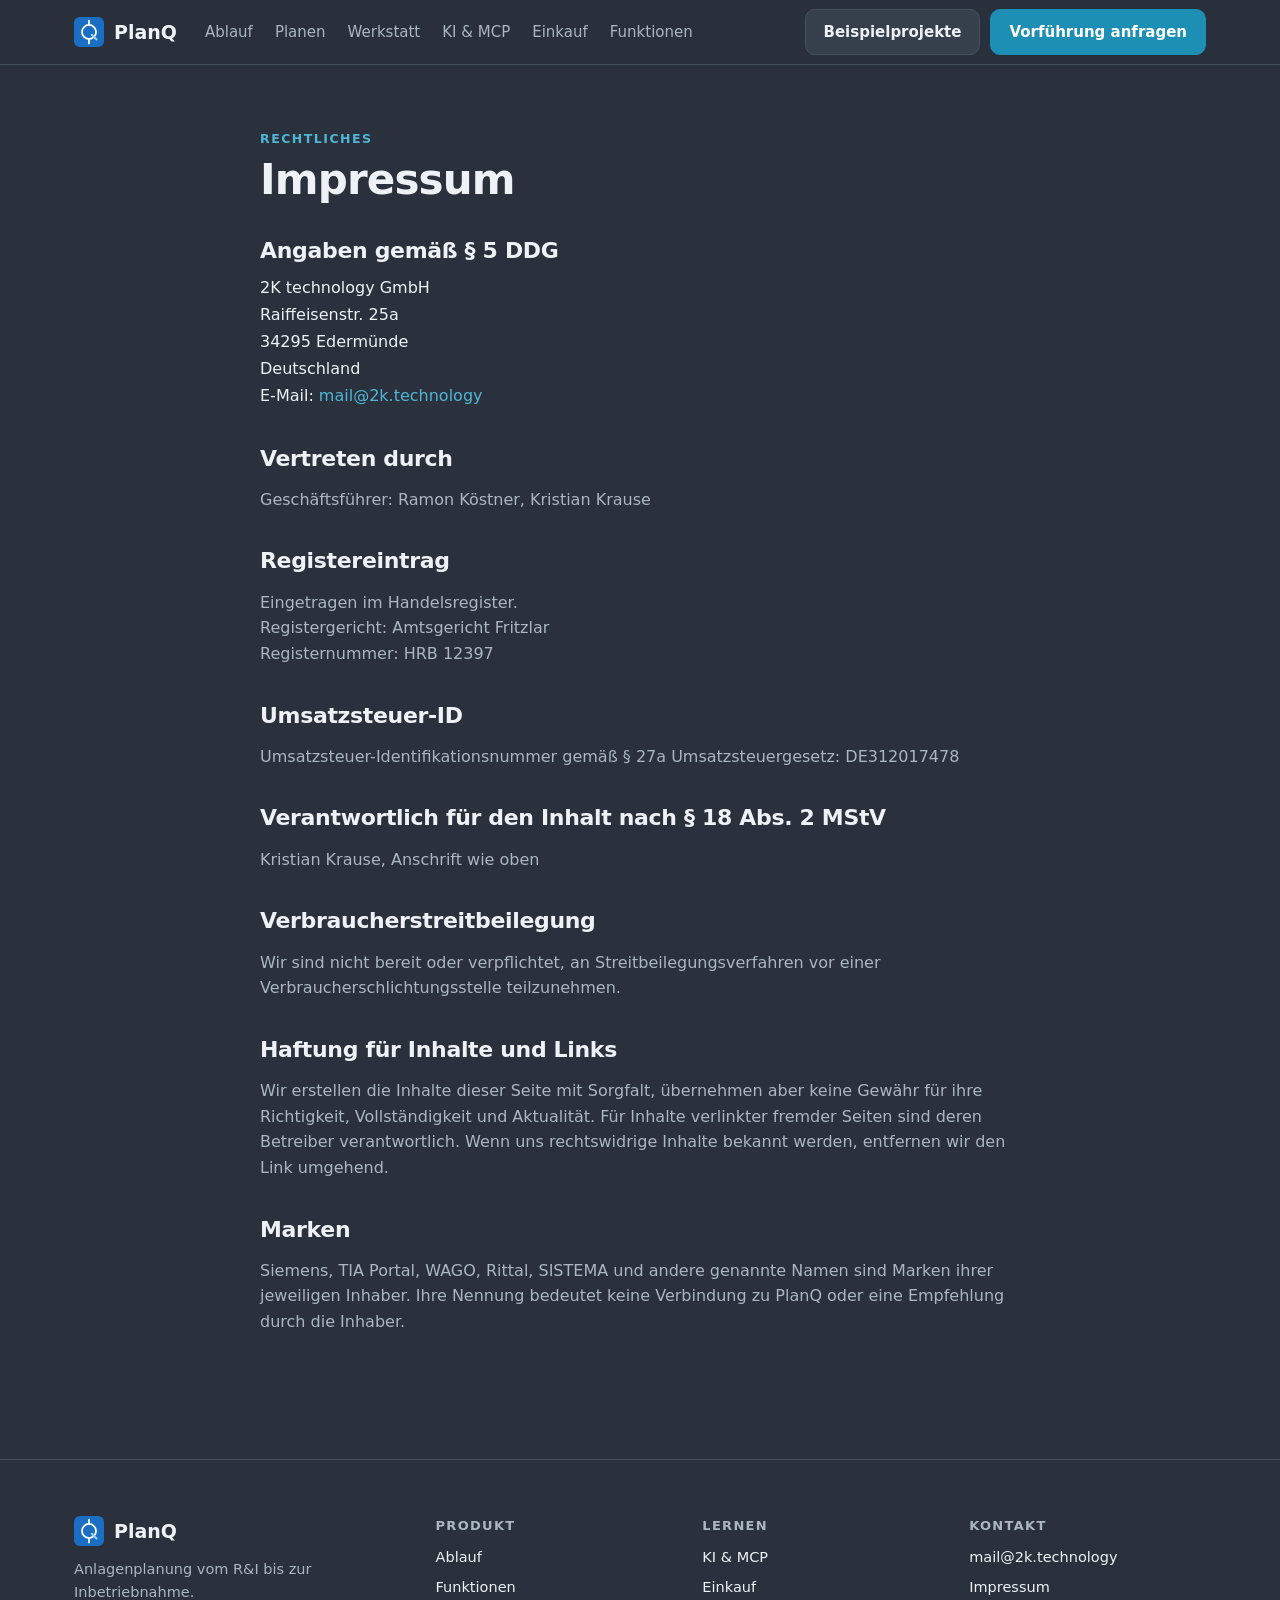
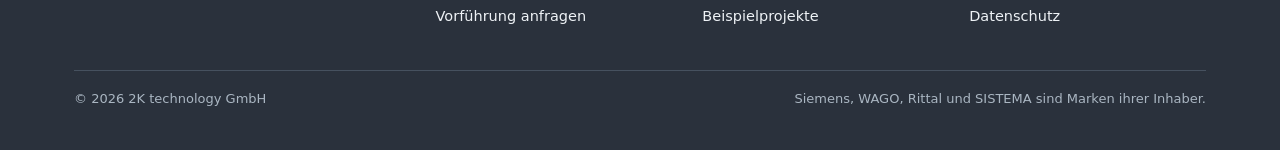
<file: impressum.html>
<!doctype html>
<html lang="de" style="color-scheme:dark">
<head>
<meta charset="utf-8">
<meta name="viewport" content="width=device-width, initial-scale=1">
<title>Impressum · PlanQ</title>
<meta name="description" content="Impressum der 2K technology GmbH, Anbieter von PlanQ.">
<meta name="theme-color" content="#2a313c">
<link rel="icon" href="img/icon.svg" type="image/svg+xml">
<link rel="apple-touch-icon" href="img/apple-touch-icon.png">
<link rel="stylesheet" href="style.css">
</head>
<body>
<a class="skip" href="#inhalt">Zum Inhalt springen</a>

<header>
  <div class="wrap nav">
    <a class="brand" href="index.html"><img src="img/icon.svg" alt="">PlanQ</a>
    <ul>
      <li><a href="index.html#ablauf">Ablauf</a></li>
      <li><a href="index.html#planen">Planen</a></li>
      <li><a href="index.html#werkstatt">Werkstatt</a></li>
      <li><a href="index.html#ki">KI &amp; MCP</a></li>
      <li><a href="index.html#einkauf">Einkauf</a></li>
      <li><a href="index.html#funktionen">Funktionen</a></li>
    </ul>
    <div class="btns">
      <a class="btn" href="index.html#beispiele">Beispielprojekte</a>
      <a class="btn primary" href="mailto:mail@2k.technology?subject=PlanQ%20Vorf%C3%BChrung">Vorführung anfragen</a>
    </div>
  </div>
</header>

<main id="inhalt">
<div class="wrap legal">
<div class="eyebrow">Rechtliches</div>
<h1>Impressum</h1>
<h2>Angaben gemäß § 5 DDG</h2>
<address>2K technology GmbH<br>Raiffeisenstr. 25a<br>34295 Edermünde<br>Deutschland<br>E-Mail: <a href="mailto:mail@2k.technology">mail@2k.technology</a></address>
<h2>Vertreten durch</h2>
<p>Geschäftsführer: Ramon Köstner, Kristian Krause</p>
<h2>Registereintrag</h2>
<p>Eingetragen im Handelsregister.<br>Registergericht: Amtsgericht Fritzlar<br>Registernummer: HRB 12397</p>
<h2>Umsatzsteuer-ID</h2>
<p>Umsatzsteuer-Identifikationsnummer gemäß § 27a Umsatzsteuergesetz: DE312017478</p>
<h2>Verantwortlich für den Inhalt nach § 18 Abs. 2 MStV</h2>
<p>Kristian Krause, Anschrift wie oben</p>
<h2>Verbraucherstreitbeilegung</h2>
<p>Wir sind nicht bereit oder verpflichtet, an Streitbeilegungsverfahren vor einer Verbraucherschlichtungsstelle teilzunehmen.</p>
<h2>Haftung für Inhalte und Links</h2>
<p>Wir erstellen die Inhalte dieser Seite mit Sorgfalt, übernehmen aber keine Gewähr für ihre Richtigkeit, Vollständigkeit und Aktualität. Für Inhalte verlinkter fremder Seiten sind deren Betreiber verantwortlich. Wenn uns rechtswidrige Inhalte bekannt werden, entfernen wir den Link umgehend.</p>
<h2>Marken</h2>
<p>Siemens, TIA Portal, WAGO, Rittal, SISTEMA und andere genannte Namen sind Marken ihrer jeweiligen Inhaber. Ihre Nennung bedeutet keine Verbindung zu PlanQ oder eine Empfehlung durch die Inhaber.</p>
</div>
</main>

<footer>
  <div class="wrap">
    <div class="foot">
      <div><a class="brand" href="index.html"><img src="img/icon.svg" alt="">PlanQ</a><p style="color:var(--muted);margin:12px 0 0;max-width:280px">Anlagenplanung vom R&amp;I bis zur Inbetriebnahme.</p></div>
      <div><h4>Produkt</h4><ul><li><a href="index.html#ablauf">Ablauf</a></li><li><a href="index.html#funktionen">Funktionen</a></li><li><a href="mailto:mail@2k.technology?subject=PlanQ%20Vorf%C3%BChrung">Vorführung anfragen</a></li></ul></div>
      <div><h4>Lernen</h4><ul><li><a href="index.html#ki">KI &amp; MCP</a></li>
      <li><a href="index.html#einkauf">Einkauf</a></li><li><a href="index.html#beispiele">Beispielprojekte</a></li></ul></div>
      <div><h4>Kontakt</h4><ul><li><a href="mailto:mail@2k.technology">mail@2k.technology</a></li><li><a href="impressum.html">Impressum</a></li><li><a href="datenschutz.html">Datenschutz</a></li></ul></div>
    </div>
    <div class="small"><span>© 2026 2K technology GmbH</span><span>Siemens, WAGO, Rittal und SISTEMA sind Marken ihrer Inhaber.</span></div>
  </div>
</footer>
</body>
</html>
</file>
<file: style.css>
:root{
  --bg:#2a313c; --bg2:#303844; --card:#36404d; --line:#46515f;
  --text:#eef2f6; --muted:#aab6c2; --accent:#4fb6d6; --accent-soft:rgba(79,182,214,.16); --accent-ink:#ffffff;
  --btn:#1d8fb4; --btn-hover:#2aa0c6;
  --shadow:0 1px 2px rgba(0,0,0,.18),0 10px 30px rgba(0,0,0,.25);
  --radius:14px;
}
*{box-sizing:border-box}
html{scroll-behavior:smooth}
body{margin:0;background:var(--bg);color:var(--text);font:16px/1.6 system-ui,-apple-system,"Segoe UI",Roboto,"Helvetica Neue",Arial,sans-serif;-webkit-font-smoothing:antialiased}
img{max-width:100%;height:auto;display:block}
a{color:var(--accent);text-decoration:none}
a:hover{text-decoration:underline}
.wrap{max-width:1180px;margin:0 auto;padding:0 24px}
.skip{position:absolute;left:-999px}
.skip:focus{left:16px;top:12px;background:var(--card);padding:6px 10px;z-index:10}

/* Header */
header{position:sticky;top:0;z-index:5;background:rgba(42,49,60,.9);backdrop-filter:blur(10px);border-bottom:1px solid var(--line)}
.nav{display:flex;align-items:center;gap:28px;height:64px}
.brand{display:flex;align-items:center;gap:10px;font-weight:700;font-size:19px;color:var(--text)}
.brand img{width:30px;height:30px}
.nav ul{display:flex;gap:22px;list-style:none;margin:0;padding:0;flex:1}
.nav ul a{color:var(--muted);font-size:15px}
.nav ul a:hover{color:var(--text);text-decoration:none}
.btn{display:inline-flex;align-items:center;gap:8px;padding:10px 18px;border-radius:10px;font-weight:600;font-size:15px;border:1px solid var(--line);background:var(--card);color:var(--text);white-space:nowrap}
.btn:hover{text-decoration:none;border-color:#6a7787}
.btn.primary{background:var(--btn);border-color:var(--btn);color:var(--accent-ink)}
.btn.primary:hover{background:var(--btn-hover)}
.nav .btns{display:flex;gap:10px}

/* Hero */
.hero{padding:72px 0 40px;background:radial-gradient(1100px 500px at 70% 0%,rgba(79,182,214,.16),transparent 70%),linear-gradient(180deg,#323b48 0%,var(--bg) 100%)}
.eyebrow{text-transform:uppercase;letter-spacing:.12em;font-size:12.5px;font-weight:700;color:var(--accent)}
h1{font-size:clamp(34px,5vw,56px);line-height:1.08;letter-spacing:-.02em;margin:14px 0 18px;max-width:900px}
.lead{font-size:19px;color:var(--muted);max-width:720px;margin:0 0 28px}
.cta{display:flex;flex-wrap:wrap;gap:12px}
.meta{margin-top:22px;font-size:14px;color:var(--muted);display:flex;flex-wrap:wrap;gap:8px 18px}
.meta span::before{content:"";display:inline-block;width:7px;height:7px;border-radius:50%;background:#4cc38a;margin-right:7px;vertical-align:1px}
.shot{border-radius:var(--radius);border:1px solid var(--line);background:var(--card);box-shadow:var(--shadow);overflow:hidden}
.hero .shot{margin-top:48px}
.caption{font-size:13.5px;color:var(--muted);margin-top:10px}

/* Sections */
section{padding:84px 0}
section.alt{background:var(--bg2)}
h2{font-size:clamp(28px,3.4vw,40px);line-height:1.15;letter-spacing:-.015em;margin:10px 0 14px}
.intro{color:var(--muted);font-size:18px;max-width:720px;margin:0 0 40px}

/* Process steps */
.steps{display:grid;grid-template-columns:repeat(4,1fr);gap:18px}
.step{background:var(--card);border:1px solid var(--line);border-radius:var(--radius);overflow:hidden;display:flex;flex-direction:column}
.step img{aspect-ratio:16/10;object-fit:cover;object-position:top left;border-bottom:1px solid var(--line)}
.step .body{padding:18px 20px 22px}
.num{display:inline-block;font-size:12px;font-weight:700;letter-spacing:.1em;color:var(--accent);text-transform:uppercase}
.step h3{margin:6px 0 6px;font-size:19px}
.step p{margin:0;color:var(--muted);font-size:15px}

/* Two-column split */
.split{display:grid;grid-template-columns:1fr 1.25fr;gap:56px;align-items:center}
.split.rev{grid-template-columns:1.25fr 1fr}
.split.rev .text{order:2}
.list{list-style:none;padding:0;margin:22px 0 0}
.list li{padding:10px 0 10px 34px;position:relative;border-top:1px solid var(--line)}
.list li:last-child{border-bottom:1px solid var(--line)}
.list b{display:block}
.list span{color:var(--muted);font-size:15px}
.list li::before{content:counter(li);counter-increment:li;position:absolute;left:0;top:11px;width:22px;height:22px;border-radius:50%;background:var(--accent-soft);color:var(--accent);font-size:12px;font-weight:700;display:grid;place-items:center}
.list{counter-reset:li}
.note{margin-top:20px;padding:12px 16px;border-left:3px solid var(--accent);background:var(--accent-soft);border-radius:0 10px 10px 0;font-size:15px}

/* Workshop devices */
.devices{display:grid;grid-template-columns:2.2fr 1fr;gap:20px;align-items:end}

/* Feature tiles */
.grid{display:grid;grid-template-columns:repeat(4,1fr);gap:18px}
.tile{background:var(--card);border:1px solid var(--line);border-radius:var(--radius);padding:20px}
.tile h3{font-size:16.5px;margin:10px 0 6px}
.tile p{margin:0;color:var(--muted);font-size:14.5px}
.ico{width:36px;height:36px;border-radius:9px;background:var(--accent-soft);display:grid;place-items:center}
.ico svg{width:20px;height:20px;stroke:var(--accent);fill:none;stroke-width:2;stroke-linecap:round;stroke-linejoin:round}

/* Examples */
.examples{display:grid;grid-template-columns:1fr 1fr;gap:22px}
.example{background:var(--card);border:1px solid var(--line);border-radius:var(--radius);overflow:hidden}
.example img{aspect-ratio:16/9;object-fit:cover;object-position:center top}
.example .body{padding:18px 22px 22px}
.example h3{margin:0 0 6px}
.example p{margin:0;color:var(--muted);font-size:15px}

/* Closing CTA band */
.band{background:linear-gradient(120deg,#17708f,#1d8fb4);color:#fff;border-radius:20px;padding:52px 48px;display:flex;align-items:center;justify-content:space-between;gap:30px;flex-wrap:wrap}
.band h2{margin:0 0 6px;color:#fff}
.band p{margin:0;color:#d4ebf3}
.band .btn{border-color:#fff;background:#fff;color:#17232c}
.band .btn.ghost{background:transparent;color:#fff;border-color:rgba(255,255,255,.55)}

footer{padding:56px 0 40px;border-top:1px solid var(--line);margin-top:84px;font-size:14.5px}
.foot{display:grid;grid-template-columns:1.4fr 1fr 1fr 1fr;gap:30px}
.foot h4{margin:0 0 10px;font-size:13px;text-transform:uppercase;letter-spacing:.1em;color:var(--muted)}
.foot ul{list-style:none;margin:0;padding:0}
.foot li{margin:6px 0}
.foot a{color:var(--text)}
.small{color:var(--muted);font-size:13px;margin-top:36px;border-top:1px solid var(--line);padding-top:18px;display:flex;justify-content:space-between;flex-wrap:wrap;gap:10px}

@media (max-width:980px){
  .nav ul{display:none}
  .steps{grid-template-columns:1fr 1fr}
  .grid{grid-template-columns:1fr 1fr}
  .split,.split.rev{grid-template-columns:1fr;gap:28px}
  .split.rev .text{order:0}
  .foot{grid-template-columns:1fr 1fr}
}
@media (max-width:620px){
  .wrap{padding:0 16px}
  .nav .btns .btn:not(.primary){display:none}
  .hero{padding-top:44px}
  section{padding:60px 0}
  .steps,.grid,.examples,.devices{grid-template-columns:1fr}
  .band{padding:36px 24px}
  .foot{grid-template-columns:1fr}
}

/* Legal pages */
.legal{padding:64px 0 24px;max-width:760px}
.legal h1{font-size:clamp(30px,4vw,42px);margin:8px 0 28px}
.legal h2{font-size:22px;margin:36px 0 10px}
.legal p,.legal li{color:var(--muted)}
.legal address{font-style:normal;color:var(--text);line-height:1.7}
.legal .todo{background:rgba(255,190,80,.14);border:1px dashed #d9a441;color:#f3cf86;border-radius:6px;padding:0 6px}
</file>
